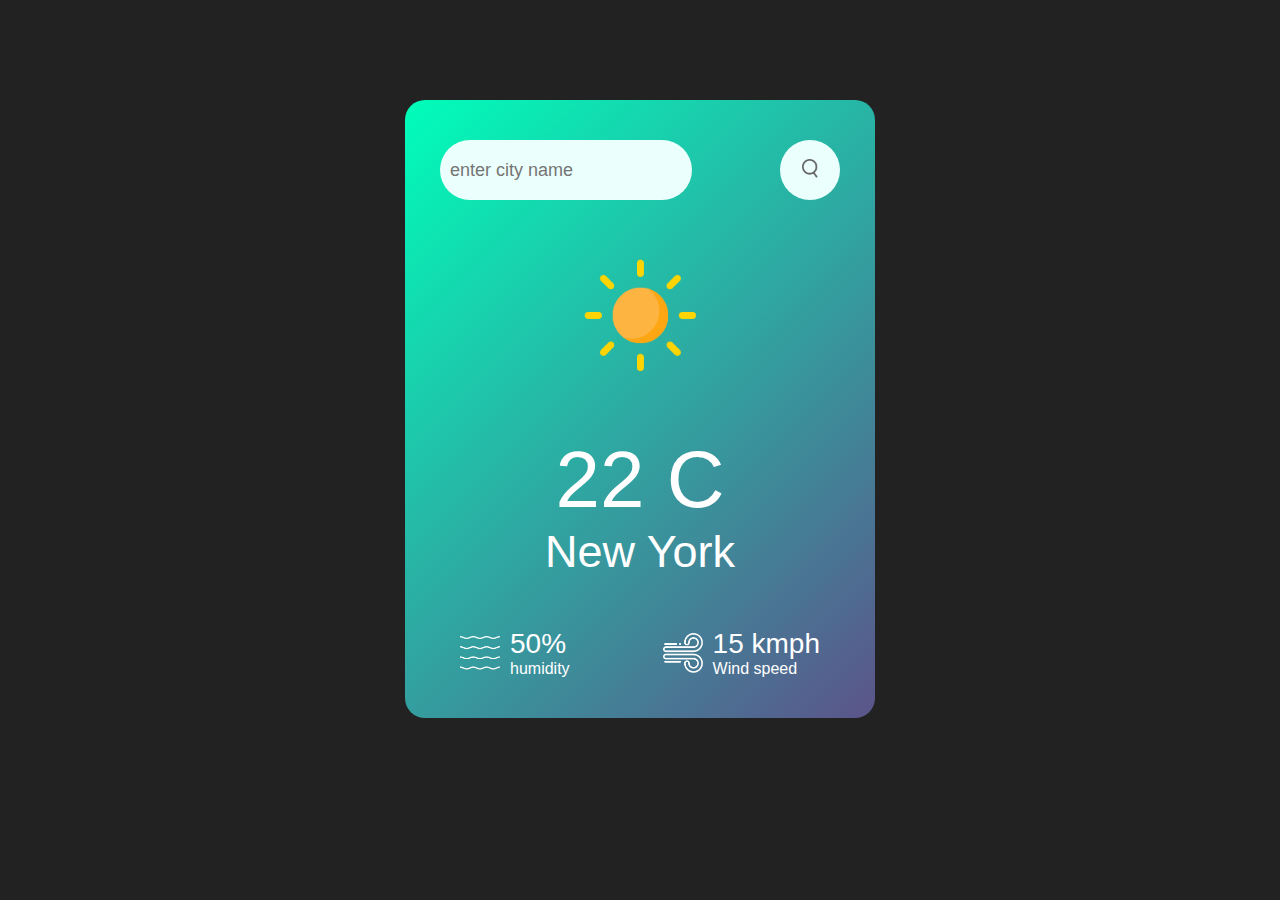
<file: index.html>
<!DOCTYPE html>
<html lang="en">

<head>
    <meta charset="UTF-8">
    <meta name="viewport" content="width=device-width, initial-scale=1.0">
    <title>Weather app - project 1</title>
</head>

<Link rel="stylesheet" href="./style.css">
</Link>

<body>

    <div class="card">
        <div class="search">
            <input type="text" placeholder="enter city name" spellcheck="false">
            <button><img src="./images/search.png" alt=""></button>
        </div>
        <div class="error">
            please enter valid city ...!
        </div>
        <div class="weather">
            <img src="./images/clear.png" alt="" class="weather-icon">
            <h1 class="temp">22 C</h1>
            <h2 class="city">New York</h2>

            <div class="details">
                <div class="col">
                    <img src="./images/humidity.png" alt="">
                    <div>
                        <p class="humidity">50%</p>
                        <p>humidity</p>
                    </div>
                </div>
                <div class="col">
                    <img src="./images/wind.png" alt="">
                    <div>
                        <p class="windspeed">15 kmph</p>
                        <p>Wind speed</p>
                    </div>
                </div>
            </div>



        </div>
    </div>

    <script>
        const api = "f596b92506cea5b684e0dcb0b6f20b53";
        const apiUrl = "https://api.openweathermap.org/data/2.5/weather?units=metric&q=";


        const searchBox = document.querySelector(".search input");
        const searchBtn = document.querySelector(".search button");
        const weatherIcon = document.querySelector(".weather-icon");

        async function checkWeather(city) {
            const response = await fetch(apiUrl + city + `&appId=${api}`);

            if (response.status == 404) {
                document.querySelector(".error").style.display = "block";
                document.querySelector(".weather").style.display = "none";
            }
            else {
                var data = await response.json();

                document.querySelector(".city").innerHTML = data.name;
                document.querySelector(".temp").innerHTML = Math.round(data.main.temp) + "°C";
                document.querySelector(".humidity").innerHTML = data.main.humidity + "%";
                document.querySelector(".windspeed").innerHTML = data.wind.speed + "km/h";
                document.querySelector(".weather").style.display = "block";
                document.querySelector(".error").style.display = "none";

                if (data.weather[0].main == 'Clouds') {
                    document.querySelector(".weather-icon").innerHTML = weatherIcon.src = "./images/clouds.png";
                }
                if (data.weather[0].main == 'Clear') {
                    document.querySelector(".weather-icon").innerHTML = weatherIcon.src = "./images/clear.png";
                }
                if (data.weather[0].main == 'Drizzle') {
                    document.querySelector(".weather-icon").innerHTML = weatherIcon.src = "./images/drizzle.png";
                }
                if (data.weather[0].main == 'Mist') {
                    document.querySelector(".weather-icon").innerHTML = weatherIcon.src = "./images/mist.png";
                }
                if (data.weather[0].main == 'Rain') {
                    document.querySelector(".weather-icon").innerHTML = weatherIcon.src = "./images/rain.png";
                }
                if (data.weather[0].main == 'Snow') {
                    document.querySelector(".weather-icon").innerHTML = weatherIcon.src = "./images/snow.png";
                }


                console.log(data);
            }



        }

        searchBtn.addEventListener("click", () => {
            checkWeather(searchBox.value);
            document.querySelector(".search input").innerHTML = "123";

        })




    </script>

</body>


</html>
</file>
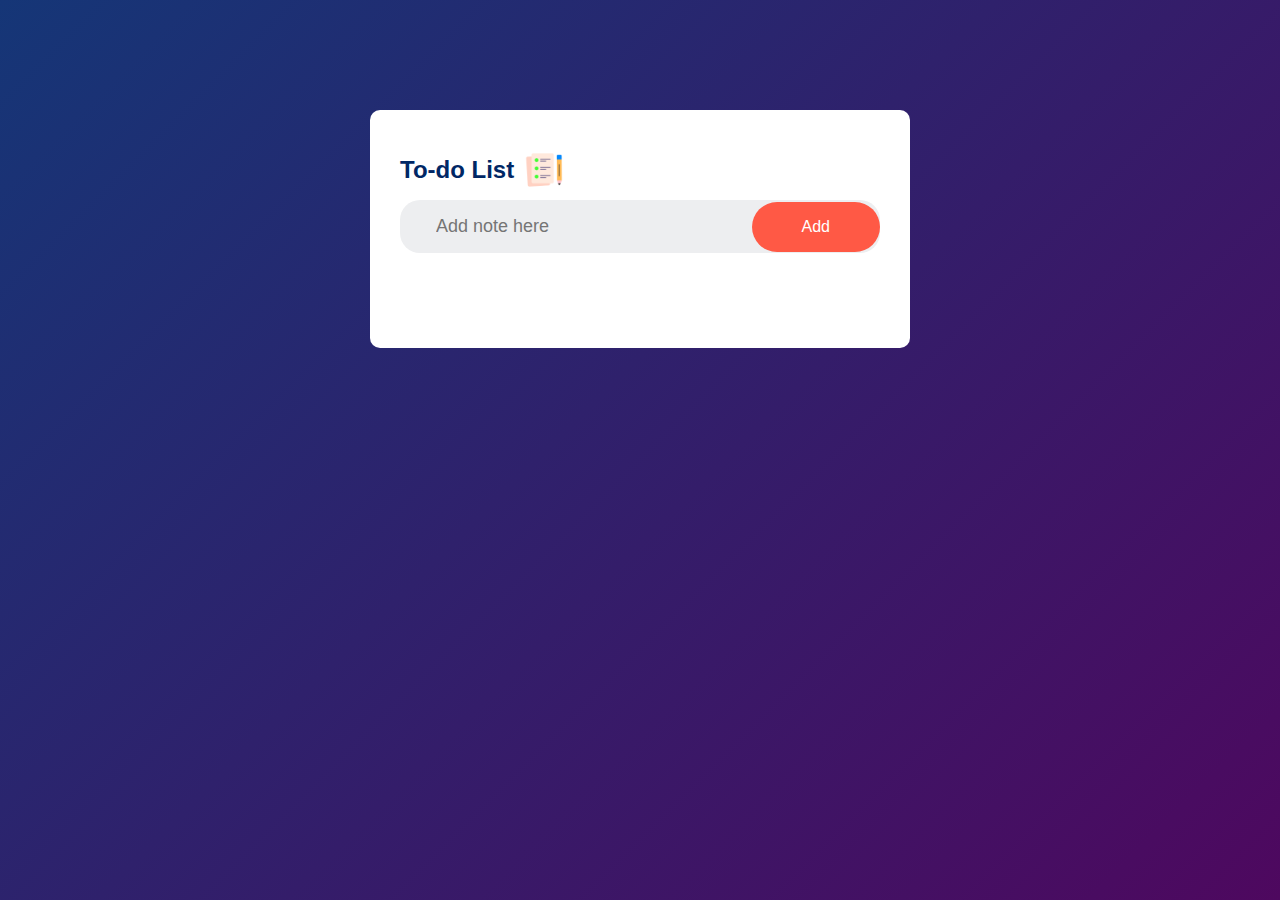
<file: Day 2 - Task Manager/index.html>
<!DOCTYPE html>
<html lang="en">

<head>
    <meta charset="UTF-8">
    <meta name="viewport" content="width=device-width, initial-scale=1.0">
    <title>Document</title>
    <link rel="stylesheet" href="./style.css">
</head>

<body>
    <div class="container">

        <div class="todo-app">
            <h2>To-do List <img src="./images/icon.png" alt=""></h2>

            <div class="row">

                <input type="text" id="input-box" placeholder="Add note here">
                <button onclick="addTask()">Add</button>

            </div>

            <ul id="list-container">


                <!-- <li class="checked">TEXT</li>
                <li>2</li>
                <li>3</li> -->


            </ul>


        </div>



<script src="script.js"></script>

    </div>
</body>

</html>
</file>
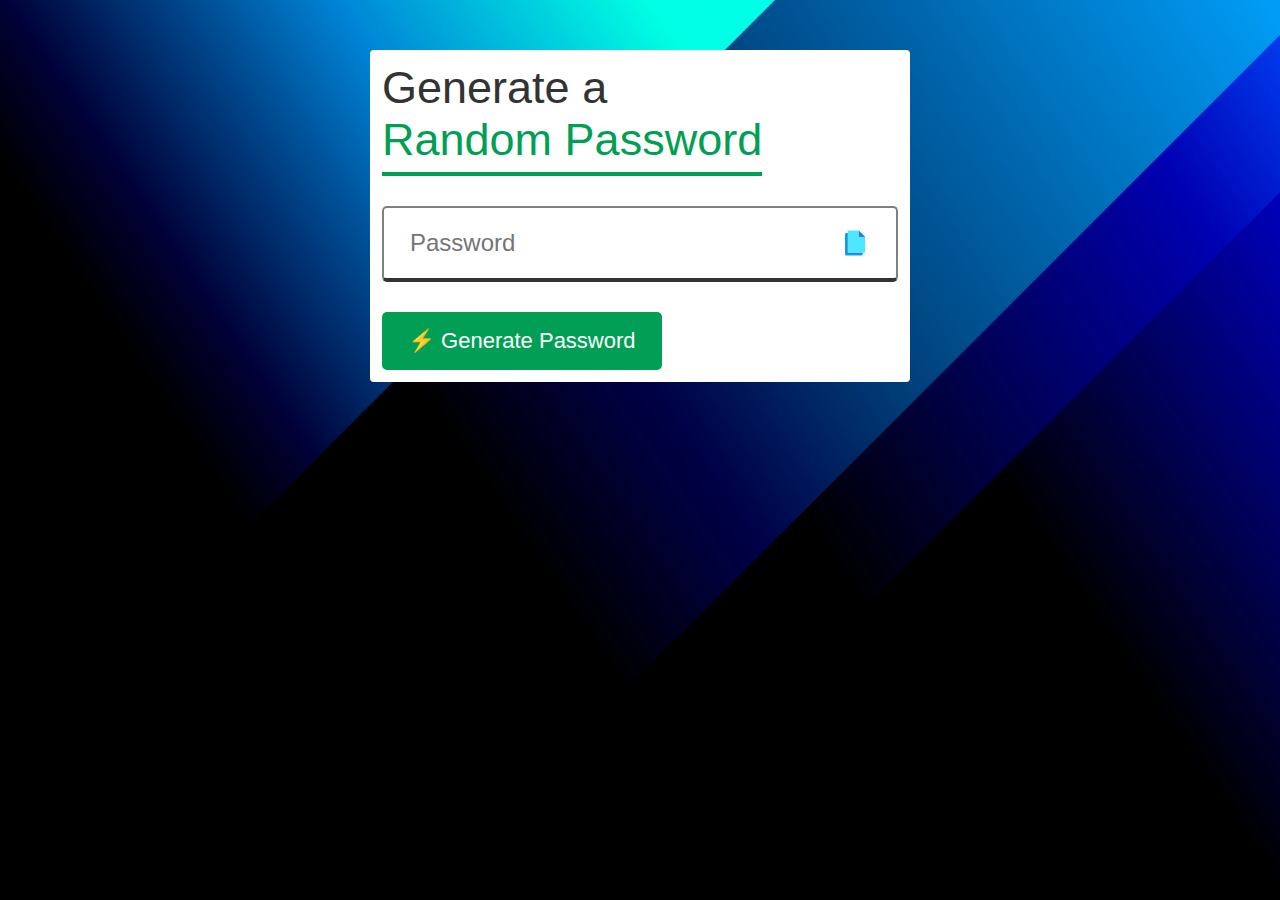
<file: Day 4 - Password Generator/index.html>
<!DOCTYPE html>
<html lang="en">

<head>
    <meta charset="UTF-8">
    <meta name="viewport" content="width=device-width, initial-scale=1.0">
    <title>Password Picker</title>
    <link rel="stylesheet" href="./style.css">
</head>

<body>
    <div class="container">

        <h1>Generate a <br> <span>Random Password</span> </h1>

        <div class="display">
            <input type="text" id="password" placeholder="Password">
            <img src="./ico/icons8-copy-48.png" alt="copy password" onclick="copyPassword()">
        </div>
        <div class="msgUser">
            <p id="msg"></p>
        </div>
        <div class="gen-pass">
            <button onclick="createPassword()">⚡ Generate Password</button>
        </div>

    </div>


    <script>
        const password_box = document.getElementById("password");
        const copied_msg =  document.getElementById("msg");

        const lenght = 12;
        const uppercaseChars = 'ABCDEFGHIJKLMNOPQRSTUVWXYZ';
        const lowercaseChars = 'abcdefghijklmnopqrstuvwxyz';
        const numericChars = '0123456789';
        const symbolChars = '!@#$%^&*()-=_+[]{}|;:\'",.<>/?';

        const allChar = uppercaseChars + lowercaseChars + numericChars + symbolChars;

        function createPassword() {
            let password = "";
            password += uppercaseChars[Math.floor(Math.random() * uppercaseChars.length)];
            password += lowercaseChars[Math.floor(Math.random() * lowercaseChars.length)];
            password += numericChars[Math.floor(Math.random() * numericChars.length)];
            password += symbolChars[Math.floor(Math.random() * symbolChars.length)];


            while (lenght > password.length) {
                password += allChar[Math.floor(Math.random() * allChar.length)];
            }

            password_box.value = password;
            copied_msg.innerHTML = "";
        }

        function copyPassword() {
            if(password_box.value === ""){
               alert("First click on generate password");
            }else{
            password_box.select();
            document.execCommand("copy");
            copied_msg.innerHTML = "Text copied to clipboard ...!";
            }
        }

    </script>
</body>

</html>
</file>
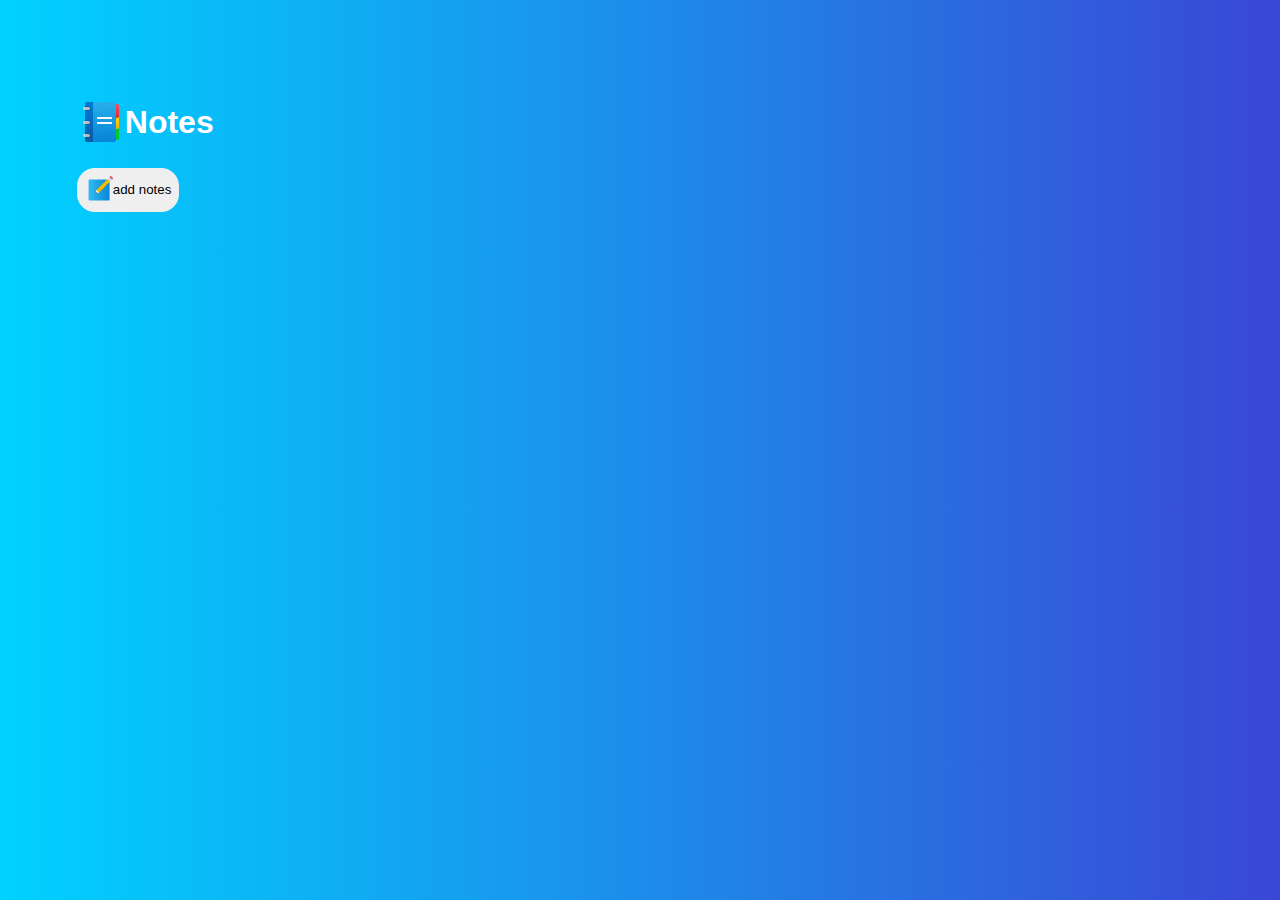
<file: Day 5 - Notes Maker/index.html>
<!DOCTYPE html>
<html lang="en">

<head>
    <meta charset="UTF-8">
    <meta name="viewport" content="width=device-width, initial-scale=1.0">
    <title>Notes Maker</title>
    <link rel="stylesheet" href="./style.css">
</head>

<body>


    <div class="container">

        <div class="notes_app">

            <h1><img src="./images/notebook.png" alt="icon here">Notes</h1>
            <button class="btn"><img src="./images/create.png" alt="icon here">add notes</button>

            <div id="notes-container">

             <!-- <p contenteditable="true" class="input-box"> <img src="" alt="delete"></p> -->
            
            </div>


        </div>
    </div>


    <script src="./script.js"></script>
</body>

</html>
</file>
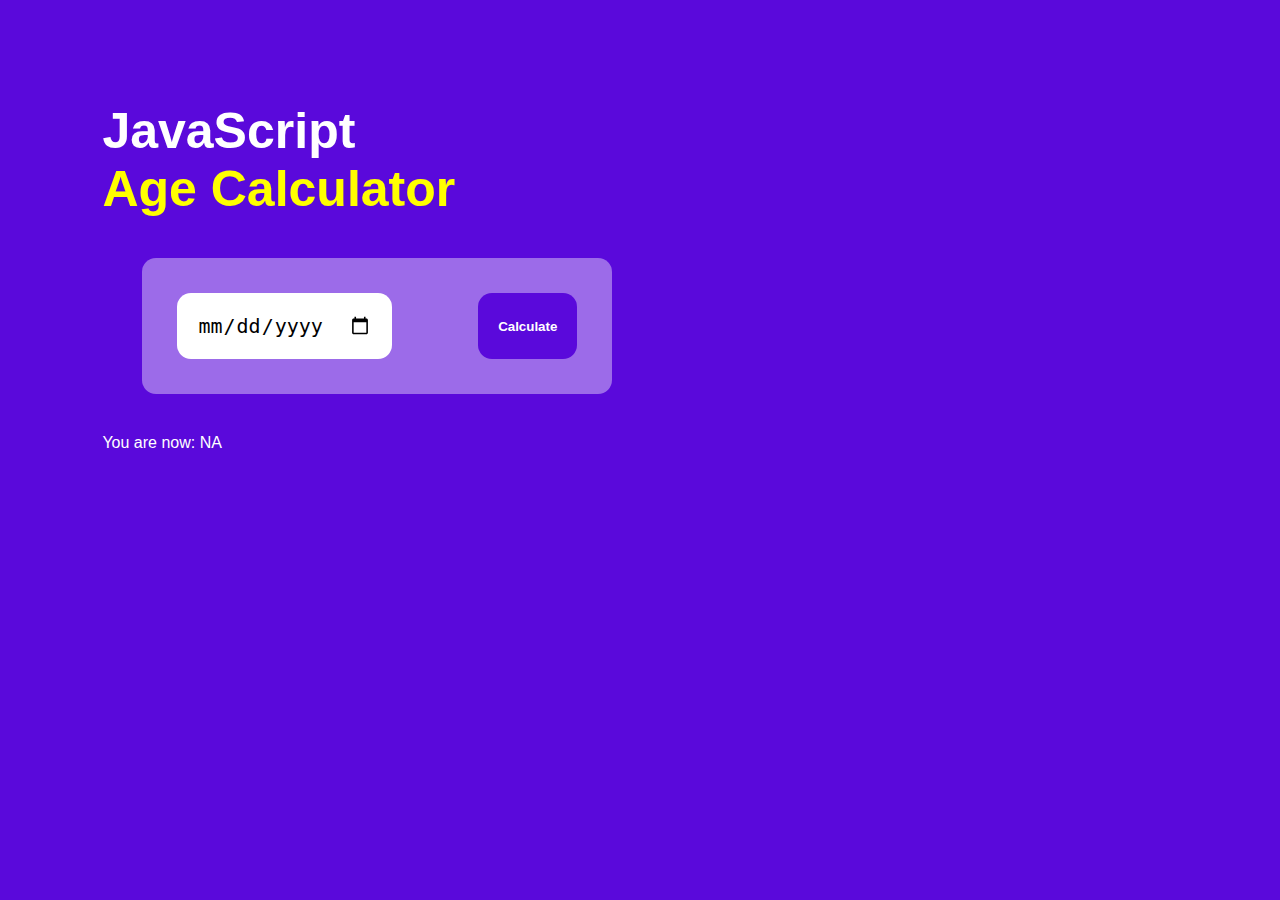
<file: Day 6 - Age Calculator/index.html>
<!DOCTYPE html>
<html lang="en">

<head>
    <meta charset="UTF-8">
    <meta name="viewport" content="width=device-width, initial-scale=1.0">
    <title>Age Calculator</title>
    <link rel="stylesheet" href="./style.css">

    <script>
        function calculateAge() {
            const birthDate = document.getElementById('birthDate').value;
            const ageElement = document.querySelector('.calAge');
            ageElement.innerHTML = `You are now ${getFormattedAge(birthDate)}`;
        }

        function getFormattedAge(birthDate) {
            const currentDate = new Date();
            const birthDateObj = new Date(birthDate);

            // Calculate years, months, and days
            const ageInMilliseconds = currentDate - birthDateObj;
            const ageInSeconds = ageInMilliseconds / 1000;
            const ageInMinutes = ageInSeconds / 60;
            const ageInHours = ageInMinutes / 60;
            const ageInDays = ageInHours / 24;
            const ageInMonths = ageInDays / 30.44; // average days in a month
            const ageInYears = ageInDays / 365.25; // average days in a year

            const years = Math.floor(ageInYears);
            const months = Math.floor(ageInMonths % 12);
            const days = Math.floor(ageInDays % 30.44);

            return `${years} years, ${months} months, and ${days} days`;
        }
    </script>
</head>

<body>
    <div class="container">
        <div class="ageApp">
            <h1>JavaScript <br>
                <span>Age Calculator</span>
            </h1>

            <div class="enterAge">
                <input id="birthDate" type="date">
                <button onclick="calculateAge()">Calculate</button>
            </div>

            <div class="calAge">You are now: NA</div>
        </div>
    </div>
</body>

</html>
</file>
<file: style.css>
* {
    margin: 0;
    padding: 0;
    font-family: 'Poppins', sans-serif;
    box-sizing: border-box;
}

body {
    background: #222;

}

.card {
    width: 90%;
    max-width: 470px;
    background: linear-gradient(135deg, #00feba, #5b548a);
    color: #fff;
    margin: 100px auto 0;
    border-radius: 20px;
    padding: 40px 35px;
    text-align: center;
}

.search {
    width: 100%;
    display: flex;
    align-content: center;
    justify-content: space-between;
}

.search input {
    border: 0;
    outline: 0;
    background: #ebfffc;
    color: #555;
    padding: 10px;
    height: 60px;
    border-radius: 30px;
    margin-right: 16px;
    font-size: 18px;
}

.search button {
    border: 0;
    outline: 0;
    background: #ebfffc;
    border-radius: 50%;
    width: 60px;
    height: 60px;
    cursor: pointer;
}

.search button img {
    width: 16px;
}

.weather{
    display: block;
}

.weather-icon {
    width: 170px;
    margin: 30px;
}

.weather h1 {
    font-size: 80px;
    font-weight: 500;


}

.weather h2 {
    font-size: 45px;
    font-weight: 400;
    margin-top: -10;

}


.details {

    display: flex;
    align-items: center;
    justify-content: space-between;
    padding: 0 20px;
    margin-top: 50px;
    
}

.col{
    display: flex;
    align-items: center;
    text-align: left;
}

.col img{
    width: 40px;
    margin-right: 10px;
}


.humidity , .windspeed{

 font-size: 28px;
 font-weight: 400;

}

.error {
    color: red;
    font-size: 28px;
    margin-top: 20px;
    font-weight: 200;
  display: none;
}
</file>
<file: Day 2 - Task Manager/style.css>
* {
    margin: 0;
    padding: 0;
    font-family: 'Poppins', sans-serif;
    box-sizing: border-box;
}

.container {
    width: 100%;
    min-height: 100vh;
    background: linear-gradient(135deg, #153677, #4e085f);
    padding: 10px;
}

.todo-app {

    width: 100%;
    max-width: 540px;

    background: #fff;
    border-radius: 10px;
    margin: 100px auto 20px;
    padding: 40px 30px 70px;

}

.todo-app h2 {
color: #002765;
display: flex;
align-items: center;
margin-bottom: 10px;

}

.todo-app h2 img {
    width: 40px;
    margin-left: 10px;
}

.row {
  display: flex;
  align-items: center;
  justify-content: space-between;
  background-color: #edeef0;
  border-radius: 20px;
  padding-left: 20px;
  margin-bottom: 25px;

}
.row input {
    flex: 1;
    border: none;
    outline: none;
    background: transparent;
    padding: 16px;
    font-size: 18px;
}


.row button{
    border: none;
    outline: none;
    padding: 16px 50px;
    background-color: #ff5945;
    color: #fff;
    font-size: 16px;
    cursor: pointer;
    border-radius: 40px;
}

ul li{
    list-style: none;
    font-size: 17px;
    padding: 17px 8px 12px 50px;
    user-select: none;
    cursor: pointer;
    position: relative;
}

ul li::before {
    content: '';
    position: absolute;
    width: 28px; /* Corrected property to width */
    height: 28px;
    border-radius: 50%;
    background-image: url(images/unchecked.png);
    background-size: cover;
    background-position: center;
    top: 12px;
    left: 8px;
    
}

ul li.checked{
    color: #555;
    text-decoration: line-through;
}


ul li.checked::before{
    background-image: url(images/checked.png);
}

ul li span{

    position: absolute;

    right: 0;
    top: 5px;
    width: 40px;
    height: 40px;
    font-size: 22px;
    color: #555;
    line-height: 40px;
    text-align: center;
    border-radius: 500%;
    background-color: #edeef0;

}

ul li span:hover{
    background: red;
    color: #edeef0;
}
</file>
<file: Day 4 - Password Generator/style.css>
* {
    margin: 0;
    padding: 0;
    font-family: 'Poppins', sans-serif;
    box-sizing: border-box;
}

body {
    width: 100%;
    min-height: 100vh;
    background :url(./ico/banner.jpg) center/cover no-repeat fixed;
    padding: 10px;
}


.container {
    color: #333;
    max-width: 540px;
    width: 100%;
    margin: 40px auto;
    background: #fff;
    border-radius: 4px;
    padding: 12px;
}

.container h1 {
    font-weight: 500;
    font-size: 45px;
}

.container h1 span {
    color: #019f55;
    border-bottom: 4px solid #019f55;
    padding-bottom: 7px;
    
}

.display {
    width: 100%;
    color: #333;
    background: #fff;
    display: flex;
    align-items: center;
    justify-content: space-between;
    margin: 40px auto 20px;
    padding: 20px 26px;
    border-top: 2px solid gray;
    border-left: 2px solid gray;
    border-right: 2px solid gray;
    border-bottom: 4px solid ;
    border-radius: 5px;
}


.display img {
    width: 30px;
    cursor: pointer;
}

.display input {
    border: 0;
    outline: 0;
    font-size: 24px;
   
}

.gen-pass button {
    border: 0;
    outline: 0;
    margin-top: 10px;
    font-size: 22px;
    font-weight: 300;
    color: #fff;
    background: #019f55;
    padding: 16px 26px;
    border-radius: 5px;
    cursor: pointer;
}
</file>
<file: Day 5 - Notes Maker/style.css>
body {
    margin: 0px;
    padding: 0px;
    font-family: sans-serif;
    box-sizing: border-box;
    background: linear-gradient(90deg, #00d2ff 0%, #3a47d5 100%);
}

.container {
 
    width: 100%;
    height: 100vh;
    display: flex;
    justify-content: center;

}

.notes_app {
    width: 100%;
    margin: 6%;
}

.notes_app h1 {
    color: #fff;
    display: flex;
    align-items: center;
   
}

.btn {
    border: none;
    outline: none;
    padding: 8px;
    display: flex;
    align-items: center;
    justify-content: space-between;
    border-radius: 18px;
}

.btn:hover {
    cursor: pointer;
}

.btn img {
    width: 28px;
}

#notes-container {
    margin-top: 4%;
    
    
}

#notes-container p {
    
    background: #fff;
    width: 350px;
    height: 70px;
    padding: 10px;
    
    /* Added padding for better spacing */
}

#notes-container img {
    width: 20px;
    /* Adjust the width of the delete button image */
    cursor: pointer;
}
</file>
<file: Day 6 - Age Calculator/style.css>
body{
    margin: 0;
    padding: 0;
    box-sizing: border-box;
    font-family: sans-serif;
    background-color: rgb(90, 9, 219);
}

.ageApp{
    margin: 8%;
}

.ageApp h1{
    font-size: 50px;
    color: #fff;
}

.ageApp h1 span{
    font-size: 50px;
    color: yellow;
}

.enterAge {
    background-color: rgba(255, 255, 255, 0.4); /* White background with 80% opacity */
    width: 400px;
    padding: 35px;
    border-radius: 14px;
    display: flex;
    justify-content: space-between;
    margin: 40px;
  }
  

.enterAge button{
    color: #fff;
    font-weight: 800;
    border-radius: 14px;
    outline: none;
    border: none;
    padding: 20px;
    background-color: rgb(90, 9, 219 );
}
.enterAge button:hover{
    background-color: black;
    color: #fff;
    cursor: pointer;
}

.enterAge input{
    border: none;
    border-radius: 14px;
    outline: none;
    padding: 20px;
    font-size: 20px;
    
}

.enterAge input:hover{
    background-color: black;
    color: #fff;
}

.calAge{
    color: #fff;
}
</file>
